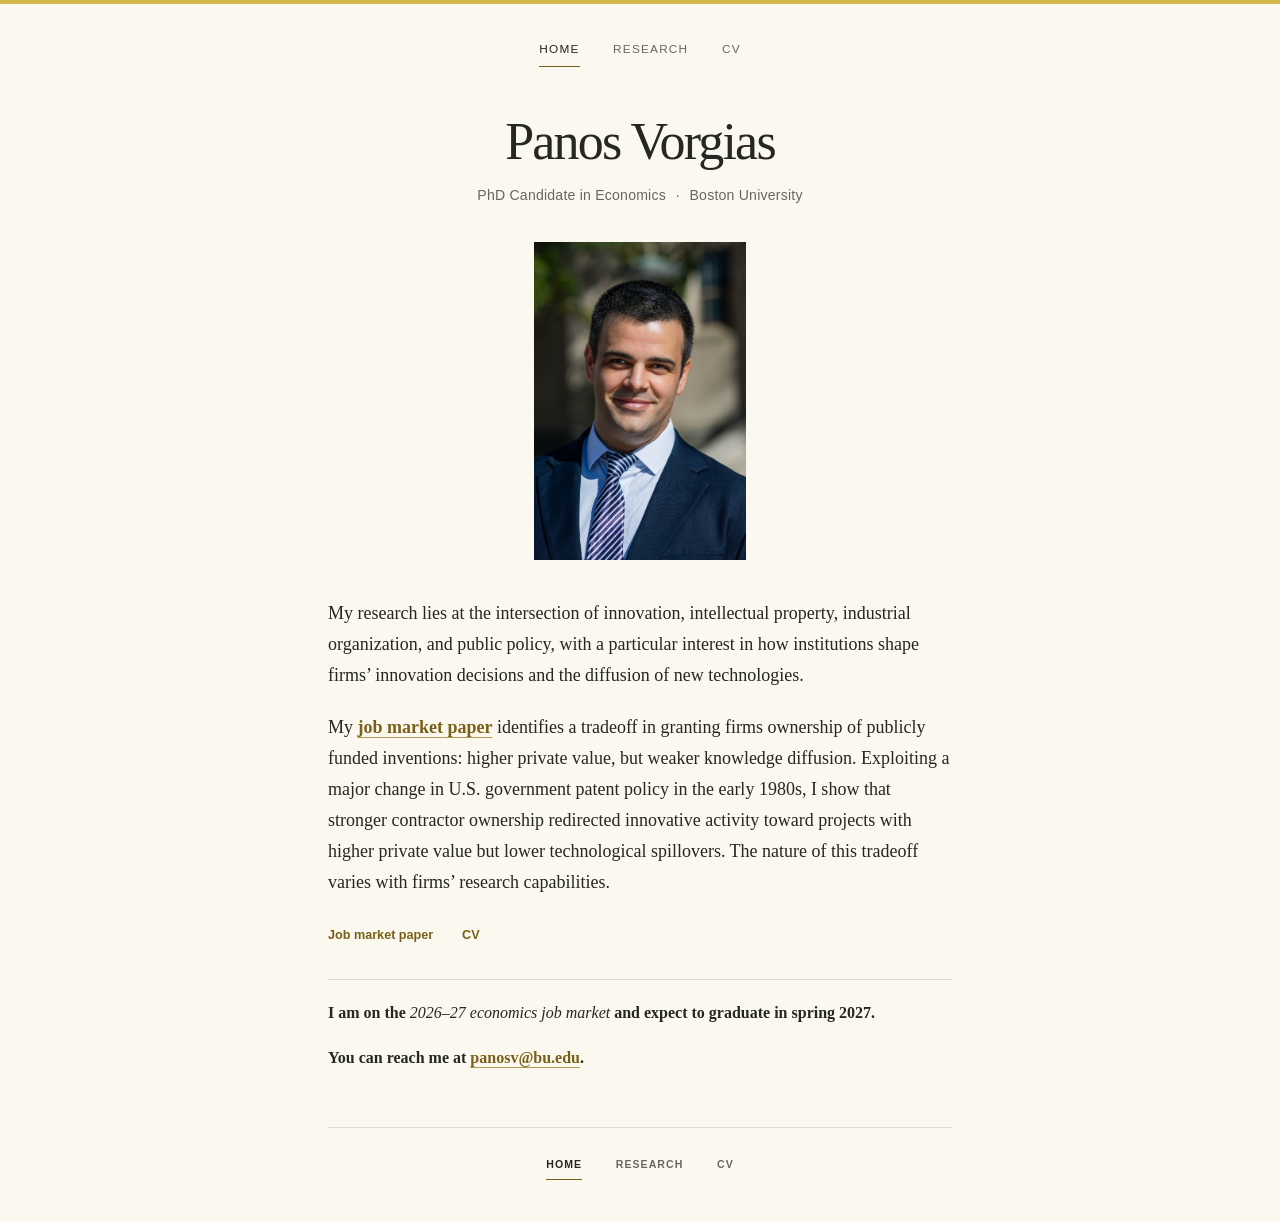
<file: index.html>
<!DOCTYPE html>
<html lang="en">
<head>
  <meta charset="utf-8">
  <meta name="viewport" content="width=device-width, initial-scale=1">
  <meta name="description" content="Panos Vorgias, PhD Candidate in Economics at Boston University. Research on innovation, intellectual property, industrial organization, and public policy.">
  <meta name="theme-color" content="#fbf8ef">
  <title>Panos Vorgias | Economics</title>
  <link rel="stylesheet" href="style.css?v=20261015">
</head>
<body>
  <a class="skip-link" href="#main-content">Skip to content</a>
  <div class="site-shell">
    <header class="site-header">
      <nav class="primary-nav" aria-label="Main navigation">
        <a href="index.html" aria-current="page">Home</a>
        <a href="research.html">Research</a>
        <a href="assets/docs/cv.pdf">CV</a>
      </nav>
      <div class="page-heading">
        <h1>Panos Vorgias</h1>
        <p class="subtitle">PhD Candidate in Economics <span class="subtitle-separator" aria-hidden="true">&middot;</span> <span class="affiliation">Boston University</span></p>
      </div>
    </header>

    <main id="main-content" tabindex="-1">
      <figure class="portrait">
        <img src="assets/images/panos-vorgias-headshot.jpg" width="1066" height="1600" alt="Panos Vorgias" fetchpriority="high">
      </figure>

      <div class="home-copy">
        <p>My research lies at the intersection of innovation, intellectual property,
          industrial organization, and public policy, with a particular interest in
          how institutions shape firms&rsquo; innovation decisions and the diffusion of new technologies.</p>

        <p>My <a class="jmp-link" href="assets/docs/jmp.pdf?v=20261015">job market paper</a> identifies a tradeoff in granting firms ownership of publicly funded inventions:
          higher private value, but weaker knowledge diffusion.
          Exploiting a major change in U.S. government patent policy in the early 1980s, I show that
          stronger contractor ownership redirected innovative activity toward projects with higher private value
          but lower technological spillovers. The nature of this tradeoff varies with firms&rsquo; research capabilities.</p>

        <div class="document-links" role="group" aria-label="Research paper and curriculum vitae">
          <a class="jmp-link" href="assets/docs/jmp.pdf?v=20261015">Job market paper </a>
          <a href="assets/docs/cv.pdf"><strong>CV<strong> </a>
        </div>

        <p class="market-note">I am on the <strong>2026&ndash;27 economics job market</strong> and expect to graduate in spring 2027.</p>

        <p class="contact">You can reach me at <a href="mailto:panosv@bu.edu">panosv@bu.edu</a>.</p>
      </div>
    </main>

    <footer class="site-footer">
      <nav class="footer-nav" aria-label="Footer navigation">
        <a href="index.html" aria-current="page">Home</a>
        <a href="research.html">Research</a>
        <a href="assets/docs/cv.pdf">CV</a>
      </nav>
    </footer>
  </div>
</body>
</html>
</file>
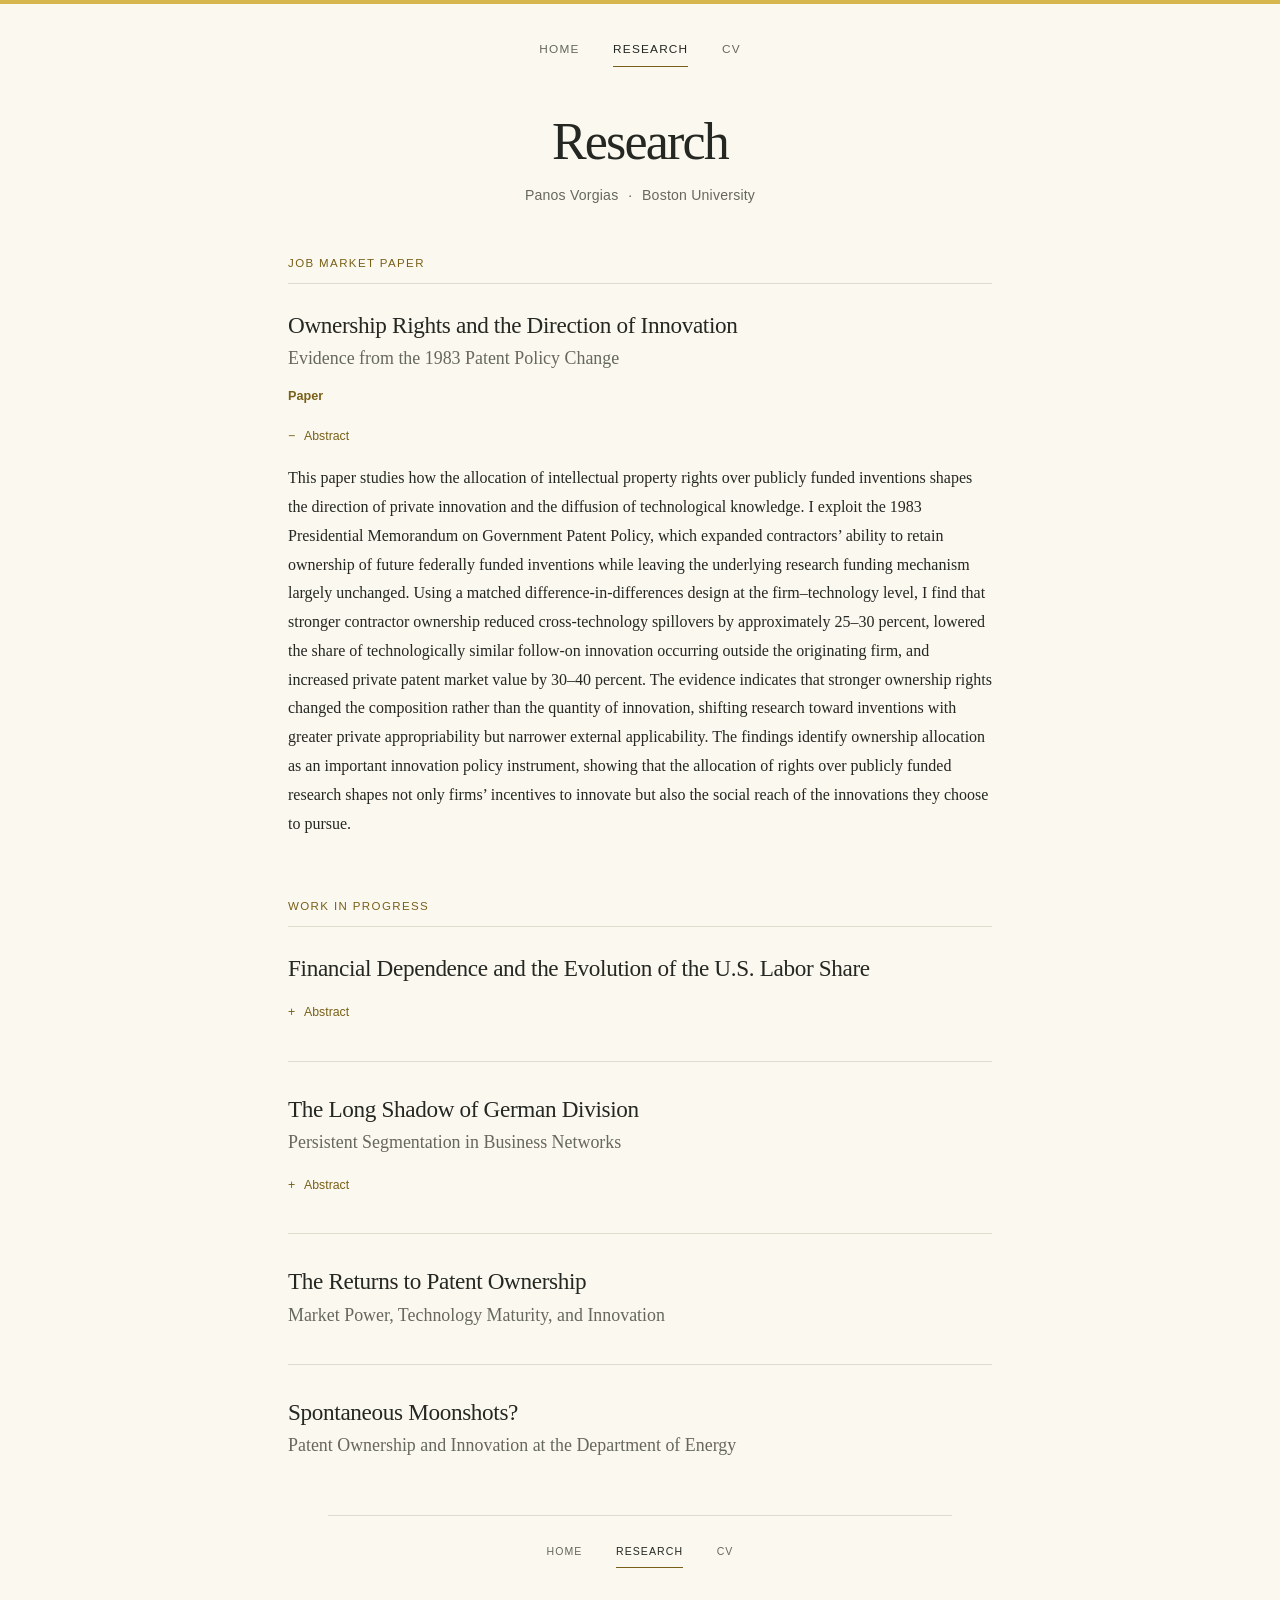
<file: research.html>
<!DOCTYPE html>
<html lang="en">
<head>
  <meta charset="utf-8">
  <meta name="viewport" content="width=device-width, initial-scale=1">
  <meta name="description" content="Research by Panos Vorgias, PhD Candidate in Economics at Boston University. Innovation, intellectual property, industrial organization, and public policy.">
  <meta name="theme-color" content="#fbf8ef">
  <title>Research | Panos Vorgias</title>
  <link rel="stylesheet" href="style.css?v=20261015">
</head>

<body>
  <a class="skip-link" href="#main-content">Skip to content</a>

  <div class="site-shell">
    <header class="site-header">
      <nav class="primary-nav" aria-label="Main navigation">
        <a href="index.html">Home</a>
        <a href="research.html" aria-current="page">Research</a>
        <a href="assets/docs/cv.pdf">CV</a>
      </nav>

      <div class="page-heading research-heading">
        <h1>Research</h1>
        <p class="subtitle">
          <a href="index.html">Panos Vorgias</a>
          <span class="subtitle-separator" aria-hidden="true">&middot;</span>
          <span class="affiliation">Boston University</span>
        </p>
      </div>
    </header>

    <main id="main-content" class="research-content" tabindex="-1">

      <section class="research-section" aria-labelledby="jmp-heading">
        <h2 class="section-label" id="jmp-heading">Job Market Paper</h2>

        <article class="paper" id="job-market-paper" aria-labelledby="jmp-title">
          <h3 id="jmp-title">Ownership Rights and the Direction of Innovation
            <span class="paper-subtitle">Evidence from the 1983 Patent Policy Change</span>
          </h3>

          <div class="paper-links">
            <a class="jmp-link" href="assets/docs/jmp.pdf?v=20261015" aria-label="Read the job market paper as a PDF">
              Paper 
            </a>
          </div>

          <details class="abstract-details" open>
            <summary>Abstract</summary>
            <p class="abstract">
              This paper studies how the allocation of intellectual property rights over publicly funded
              inventions shapes the direction of private innovation and the diffusion of technological knowledge.
              I exploit the 1983 Presidential Memorandum on Government Patent Policy, which expanded
              contractors&rsquo; ability to retain ownership of future federally funded inventions while leaving
              the underlying research funding mechanism largely unchanged. Using a matched difference-in-differences
              design at the firm&ndash;technology level, I find that stronger contractor ownership reduced
              cross-technology spillovers by approximately 25&ndash;30 percent, lowered the share of technologically
              similar follow-on innovation occurring outside the originating firm, and increased private patent
              market value by 30&ndash;40 percent. The evidence indicates that stronger ownership rights changed
              the composition rather than the quantity of innovation, shifting research toward inventions with
              greater private appropriability but narrower external applicability. The findings identify ownership
              allocation as an important innovation policy instrument, showing that the allocation of
              rights over publicly funded research shapes not only firms&rsquo; incentives to innovate but also the
              social reach of the innovations they choose to pursue.
            </p>
          </details>
        </article>
      </section>

      <section class="research-section" aria-labelledby="wip-heading">
        <h2 class="section-label" id="wip-heading">Work in Progress</h2>

        <article class="paper" aria-labelledby="financial-dependence-title">
          <h3 id="financial-dependence-title">Financial Dependence and the Evolution of the U.S. Labor Share</h3>

          <details class="abstract-details">
            <summary>Abstract</summary>
            <p class="abstract">
              This paper examines the relationship between external financing and the U.S.
              labor share using data on 34 industries over 1970&ndash;2016. I find that
              industries more reliant on external finance exhibit lower labor-share growth,
              a relationship robust to controls for automation, offshoring, and import
              competition. The relationship reverses in 1970&ndash;1986, when financial
              dependence is positively associated with labor-share growth. To interpret
              these findings, I propose a mechanism through which relaxing financial
              constraints affects investment, technology adoption, and within-industry
              reallocation. The results document a changing relationship between financial
              dependence and labor shares, consistent with heterogeneous responses to
              financial liberalization, without establishing a causal effect of deregulation.
            </p>
          </details>
        </article>

        <article class="paper" aria-labelledby="german-division-title">
          <h3 id="german-division-title">The Long Shadow of German Division
            <span class="paper-subtitle">Persistent Segmentation in Business Networks</span>
          </h3>

          <details class="abstract-details">
            <summary>Abstract</summary>
            <p class="abstract">
              Does a political boundary continue to structure economic relationships after
              it disappears? I study networks among 292,273 German firms nearly three
              decades after reunification, identifying connections through individuals
              serving on both firms&rsquo; boards of directors. Combining geographic mapping
              with a spatial regression discontinuity approach around the former
              inner-German border and Berlin Wall, I compare connections between otherwise
              comparable nearby firms on the same and opposite sides. Cross-border
              connection probabilities are lower, with estimated gaps equivalent to
              17&ndash;25 percent of the unconditional connection rate in broader inner-border
              samples and 25&ndash;45 percent in narrower samples. Segmentation is concentrated
              in northern and central border regions. In Berlin, the pattern is strongest
              near the former Wall in the city center, while pooled-city evidence is less
              robust to spatial clustering. These findings document persistent segmentation
              in formal business networks after political reunification, although the
              cross-sectional evidence limits causal and welfare conclusions.
            </p>
          </details>
        </article>

        <article class="paper" aria-labelledby="patent-ownership-title">
          <h3 id="patent-ownership-title">The Returns to Patent Ownership
            <span class="paper-subtitle">Market Power, Technology Maturity, and Innovation</span>
          </h3>
        </article>

        <article class="paper" aria-labelledby="moonshots-title">
          <h3 id="moonshots-title">Spontaneous Moonshots?
            <span class="paper-subtitle">Patent Ownership and Innovation at the Department of Energy</span>
          </h3>
        </article>

      </section>
    </main>

    <footer class="site-footer">
      <nav class="footer-nav" aria-label="Footer navigation">
        <a href="index.html">Home</a>
        <a href="research.html" aria-current="page">Research</a>
        <a href="assets/docs/cv.pdf">CV</a>
      </nav>
    </footer>
  </div>
</body>
</html>
</file>
<file: style.css>
/* Panos Vorgias — academic website.
   Edit these variables to change the palette across both pages. */
:root {
  color-scheme: light;
  --background: #fbf8ef;
  --ink: #252722;
  --muted: #66685e;
  --accent: #796019;
  --gold: #d6b74e;
  --rule: #dfdccf;
  --serif: Georgia, "Times New Roman", serif;
  --sans: -apple-system, BlinkMacSystemFont, "Segoe UI", sans-serif;
  --shell-width: 54rem;
  --text-width: 39rem;
}

* { box-sizing: border-box; }

html {
  -webkit-text-size-adjust: 100%;
  scroll-padding-top: 2rem;
}

body {
  margin: 0;
  border-top: 4px solid var(--gold);
  background: var(--background);
  color: var(--ink);
  font-family: var(--serif);
  font-size: 18px;
  line-height: 1.72;
  -webkit-font-smoothing: antialiased;
}

::selection { background: #efe0a3; color: var(--ink); }

a {
  color: var(--accent);
  text-decoration-color: #b09a59;
  text-decoration-thickness: 1px;
  text-underline-offset: 4px;
}

a:hover { color: var(--ink); text-decoration-color: currentColor; }

a:focus-visible, summary:focus-visible {
  outline: 2px solid var(--accent);
  outline-offset: 5px;
}

main:focus { outline: none; }

.skip-link {
  position: absolute;
  top: -6rem;
  left: 1rem;
  z-index: 10;
  padding: 0.5rem 1rem;
  background: var(--ink);
  color: var(--background);
  font-family: var(--sans);
  font-size: 0.9rem;
}

.skip-link:focus { top: 0.75rem; }

.site-shell {
  width: 100%;
  max-width: var(--shell-width);
  margin: 0 auto;
  padding: 0 2.5rem;
}

.primary-nav, .footer-nav {
  display: flex;
  align-items: center;
  justify-content: center;
  flex-wrap: wrap;
  gap: 2.1rem;
  font-family: var(--sans);
  font-size: 0.74rem;
  letter-spacing: 0.1em;
  text-transform: uppercase;
}

.primary-nav { padding: 1.9rem 0 0; }

.primary-nav a, .footer-nav a {
  color: var(--muted);
  text-decoration: none;
  padding: 0.3rem 0 0.4rem;
  border-bottom: 1px solid transparent;
}

.primary-nav a:hover, .footer-nav a:hover {
  color: var(--ink);
  border-bottom-color: var(--gold);
}

.primary-nav a[aria-current="page"], .footer-nav a[aria-current="page"] {
  color: var(--ink);
  border-bottom-color: var(--accent);
}

.page-heading {
  text-align: center;
  margin: 2.8rem 0 2.2rem;
}

h1 {
  margin: 0;
  font-size: clamp(2.5rem, 5vw, 3.25rem);
  font-weight: 400;
  line-height: 1.15;
  letter-spacing: -0.035em;
}

.subtitle {
  margin: 0.75rem 0 0;
  color: var(--muted);
  font-family: var(--sans);
  font-size: 0.88rem;
  line-height: 1.65;
  letter-spacing: 0.015em;
}

.subtitle-separator { padding: 0 0.35rem; }
.subtitle a { color: inherit; text-decoration: none; }
.subtitle a:hover { color: var(--accent); }

.portrait {
  width: 212px;
  max-width: 100%;
  margin: 0 auto 2.35rem;
}

.portrait img {
  display: block;
  width: 100%;
  height: auto;
}

.home-copy {
  max-width: var(--text-width);
  margin: 0 auto;
}

p { margin: 0 0 1.35rem; }

.document-links, .paper-links {
  display: flex;
  flex-wrap: wrap;
  column-gap: 1.8rem;
  row-gap: 0.65rem;
  font-family: var(--sans);
  font-size: 0.79rem;
  line-height: 1.7;
}

.document-links { margin: 1.7rem 0 2rem; }
.document-links a, .paper-links a { text-decoration: none; }
.document-links a:hover, .paper-links a:hover { text-decoration: underline; }

.file-type {
  display: inline-block;
  margin-left: 0.3rem;
  color: var(--muted);
  font-size: 0.6rem;
  letter-spacing: 0.06em;
}

.market-note {
  padding: 1.2rem 0 0;
  margin: 0 0 1.1rem;
  border-top: 1px solid var(--rule);
  font-size: 1rem;
}

.market-note strong { font-weight: 400; font-style: italic; }
.contact { margin-bottom: 0; font-size: 1rem; }

.site-footer {
  max-width: var(--text-width);
  margin: 3.5rem auto 0;
  padding: 1.35rem 0 2.6rem;
  border-top: 1px solid var(--rule);
}

.footer-nav { font-size: 0.66rem; }

/* Research page */
.research-content { max-width: 44rem; margin: 0 auto; }
.research-heading { margin-bottom: 3rem; }

.research-section + .research-section { margin-top: 3.7rem; }

.section-label {
  margin: 0 0 1.6rem;
  padding-bottom: 0.7rem;
  border-bottom: 1px solid var(--rule);
  color: var(--accent);
  font-family: var(--sans);
  font-size: 0.72rem;
  font-weight: 500;
  line-height: 1.5;
  letter-spacing: 0.12em;
  text-transform: uppercase;
}

.paper { scroll-margin-top: 2rem; }
.paper + .paper { margin-top: 2.2rem; padding-top: 2rem; border-top: 1px solid var(--rule); }

.paper h3 {
  margin: 0 0 0.35rem;
  font-size: 1.45rem;
  font-weight: 400;
  line-height: 1.35;
  letter-spacing: -0.015em;
}

.paper-subtitle {
  display: block;
  margin-top: 0.3rem;
  color: var(--muted);
  font-size: 1.12rem;
  letter-spacing: 0;
  line-height: 1.45;
}

.coauthors { margin: 0.65rem 0 0; color: var(--muted); font-size: 1rem; font-style: italic; }
.paper-links { margin: 0.9rem 0 0; }

.abstract-details { margin-top: 1rem; }
.abstract-details summary {
  width: fit-content;
  padding: 0.15rem 0;
  color: var(--accent);
  font-family: var(--sans);
  font-size: 0.77rem;
  cursor: pointer;
  list-style: none;
}

.abstract-details summary::-webkit-details-marker { display: none; }
.abstract-details summary::before { display: inline-block; width: 1rem; content: "+"; }
.abstract-details[open] summary::before { content: "\2212"; }
.abstract-details summary:hover { color: var(--ink); }
.abstract { margin: 0.9rem 0 0; font-size: 1rem; line-height: 1.8; }

@media (max-width: 36rem) {
  body { font-size: 17px; line-height: 1.7; }
  .site-shell { padding: 0 1.35rem; }
  .primary-nav { padding-top: 1.35rem; }
  .primary-nav, .footer-nav { gap: 1.8rem; }
  .page-heading { margin-top: 2.1rem; margin-bottom: 1.8rem; }
  .subtitle { font-size: 0.79rem; }
  .subtitle-separator { display: none; }
  .affiliation { display: block; }
  .portrait { width: 184px; margin-bottom: 1.9rem; }
  .document-links { column-gap: 1.35rem; }
  .site-footer { margin-top: 2.7rem; padding-bottom: 2rem; }
  .research-heading { margin-bottom: 2.2rem; }
  .paper h3 { font-size: 1.35rem; }
  .paper-subtitle { font-size: 1.04rem; }
  .research-section + .research-section { margin-top: 2.7rem; }
}

@media print {
  body { border: 0; background: white; font-size: 11pt; }
  .site-shell { padding: 0; }
  .primary-nav, .site-footer, .skip-link { display: none; }
  .page-heading { margin-top: 0; }
  .portrait { width: 120px; }
  a { color: inherit; }
}

/* Make every job market paper link prominent on both pages. */
a.jmp-link { font-weight: 700; }
</file>
